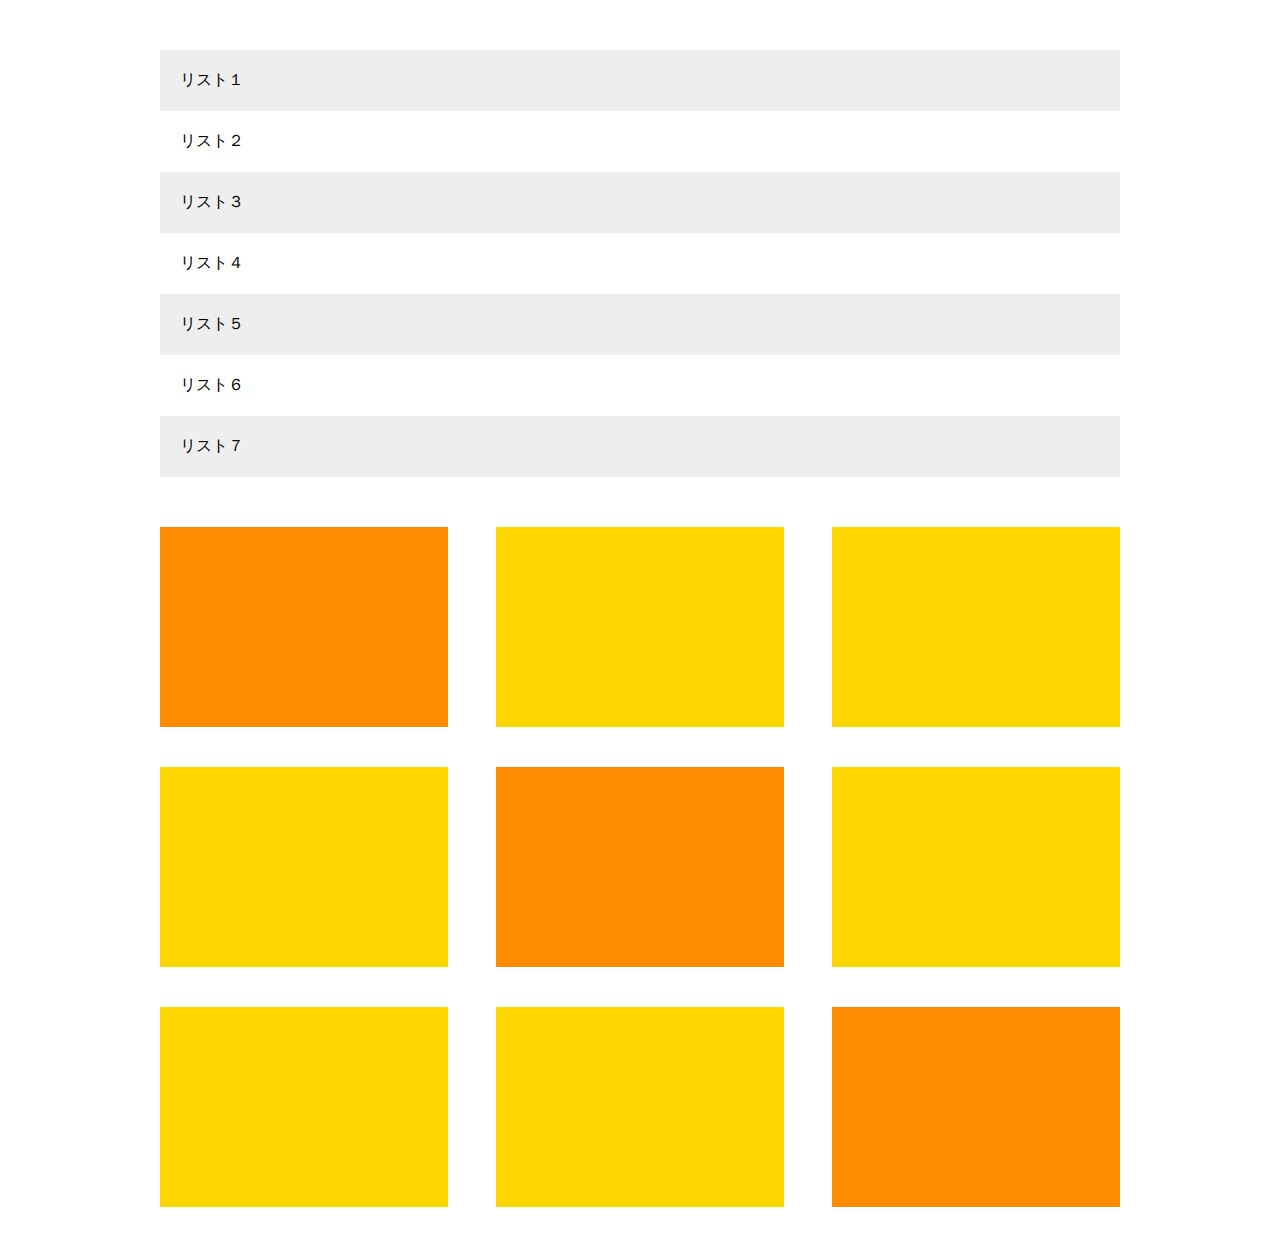
<file: 8章/index.html>
<!DOCTYPE html>
<html lang="ja">

<head>
  <meta charset="UTF-8">
  <meta http-equiv="X-UA-Compatible" content="IE=edge">
  <meta name="viewport" content="width=device-width, initial-scale=1.0">
  <link rel="stylesheet" href="style.css">
  <title>BOXES</title>
</head>

<body>
  <main>
    <ul class="itme-list">
      <li class="itme">リスト１</li>
      <li class="itme">リスト２</li>
      <li class="itme">リスト３</li>
      <li class="itme">リスト４</li>
      <li class="itme">リスト５</li>
      <li class="itme">リスト６</li>
      <li class="itme">リスト７</li>
    </ul>

    <div class="box-list">
      <div class="box"></div>
      <div class="box"></div>
      <div class="box"></div>
      <div class="box"></div>
      <div class="box"></div>
      <div class="box"></div>
      <div class="box"></div>
      <div class="box"></div>
      <div class="box"></div>
    </div>
  </main>
</body>

</html>
</file>
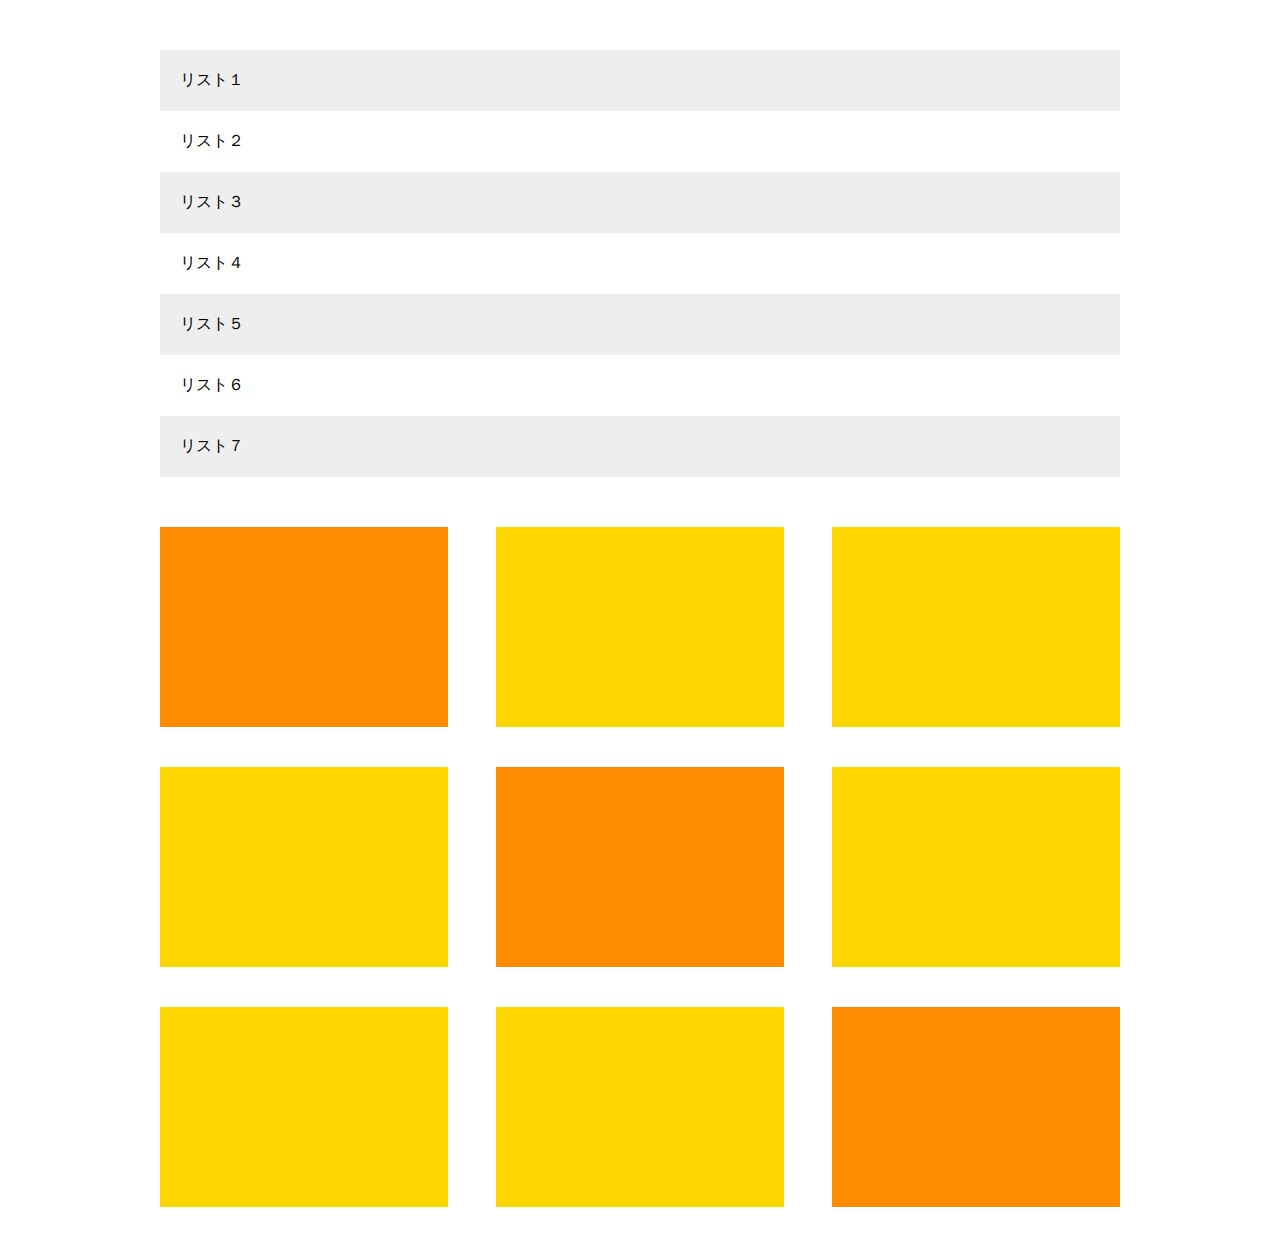
<file: chapter8/index.html>
<!DOCTYPE html>
<html lang="ja">
<head>
  <meta charset="UTF-8">
  <meta http-equiv="X-UA-Compatible" content="IE=edge">
  <meta name="viewport" content="width=device-width, initial-scale=1.0">
  <link rel="stylesheet" href="style.css">
  <title>BOXES</title>
</head>
<body>
  <main>
    <ul class="itme-list">
        <li class="itme">リスト１</li>
        <li class="itme">リスト２</li>
        <li class="itme">リスト３</li>
        <li class="itme">リスト４</li>
        <li class="itme">リスト５</li>
        <li class="itme">リスト６</li>
        <li class="itme">リスト７</li>
    </ul>  
    
    
    <div class="box-list">
      <div class="box"></div>
      <div class="box"></div>
      <div class="box"></div>
      <div class="box"></div>
      <div class="box"></div>
      <div class="box"></div>
      <div class="box"></div>
      <div class="box"></div>
      <div class="box"></div>
    </div>
  </main>
</body>
</html>
</file>
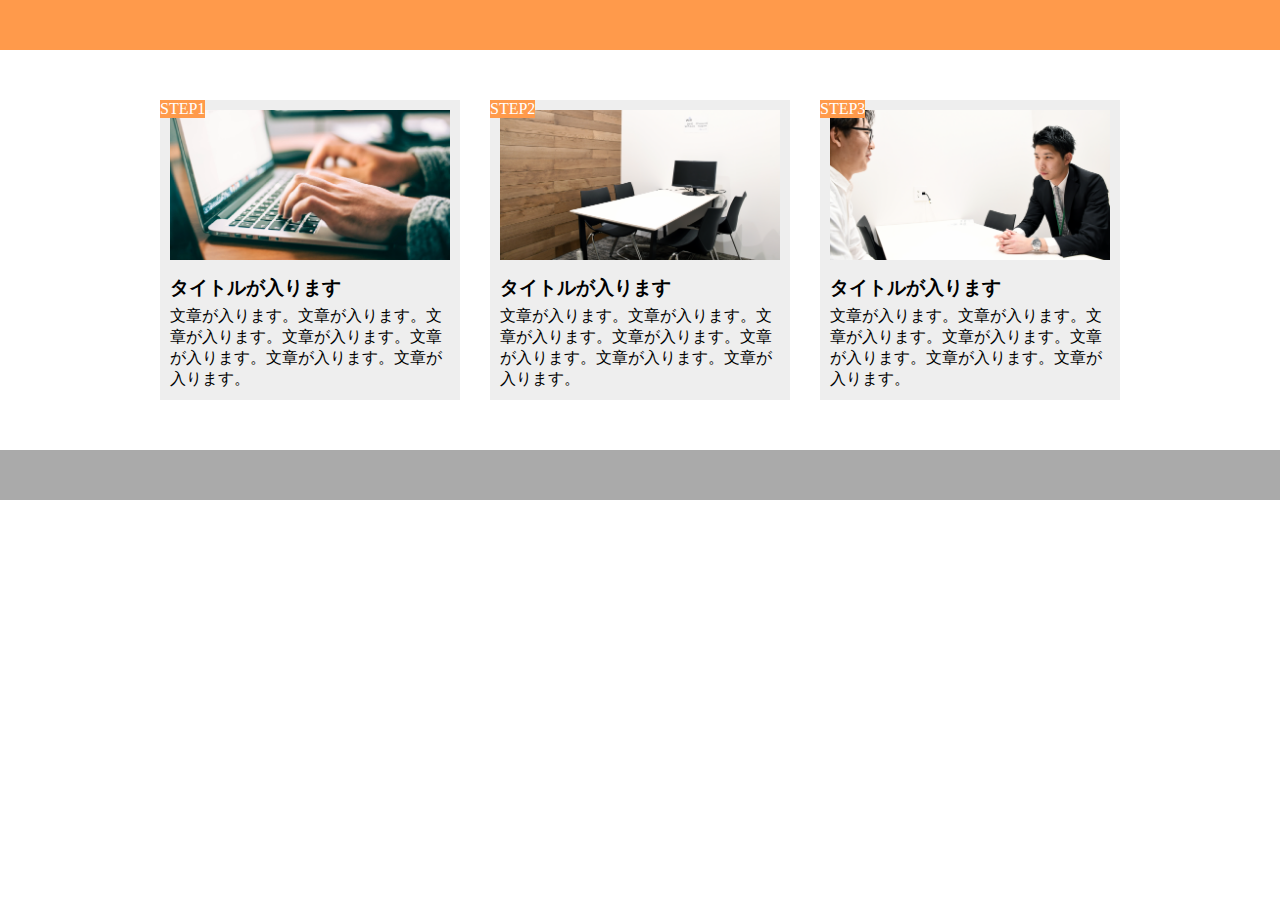
<file: ９章/index.html>
<!DOCTYPE html>
<html lang="ja">
<head>
  <meta charset="UTF-8">
  <meta http-equiv="X-UA-Compatible" content="IE=edge">
  <meta name="viewport" content="width=device-width, initial-scale=1.0">
  <link rel="stylesheet" href="style.css">
  <title>9章演習問題</title>
</head>
<body>
  <header></header>

  <main>
    <div class="step-box">
      <div class="step-img1"></div>
      <span class="step-num">STEP1</span>
      <h3 class="title">タイトルが入ります</h3>
      <p class="text">文章が入ります。文章が入ります。文章が入ります。文章が入ります。文章が入ります。文章が入ります。文章が入ります。</p>
    </div>
    
    <div class="step-box">
      <div class="step-img2"></div>
      <span class="step-num">STEP2</span>
      <h3 class="title">タイトルが入ります</h3>
      <p class="text">文章が入ります。文章が入ります。文章が入ります。文章が入ります。文章が入ります。文章が入ります。文章が入ります。</p>
    </div>

    <div class="step-box">
      <div class="step-img3"></div>
      <span class="step-num">STEP3</span>
      <h3 class="title">タイトルが入ります</h3>
      <p class="text">文章が入ります。文章が入ります。文章が入ります。文章が入ります。文章が入ります。文章が入ります。文章が入ります。</p>
    </div>
  </main>

  <footer></footer>
</body>
</html>
</file>
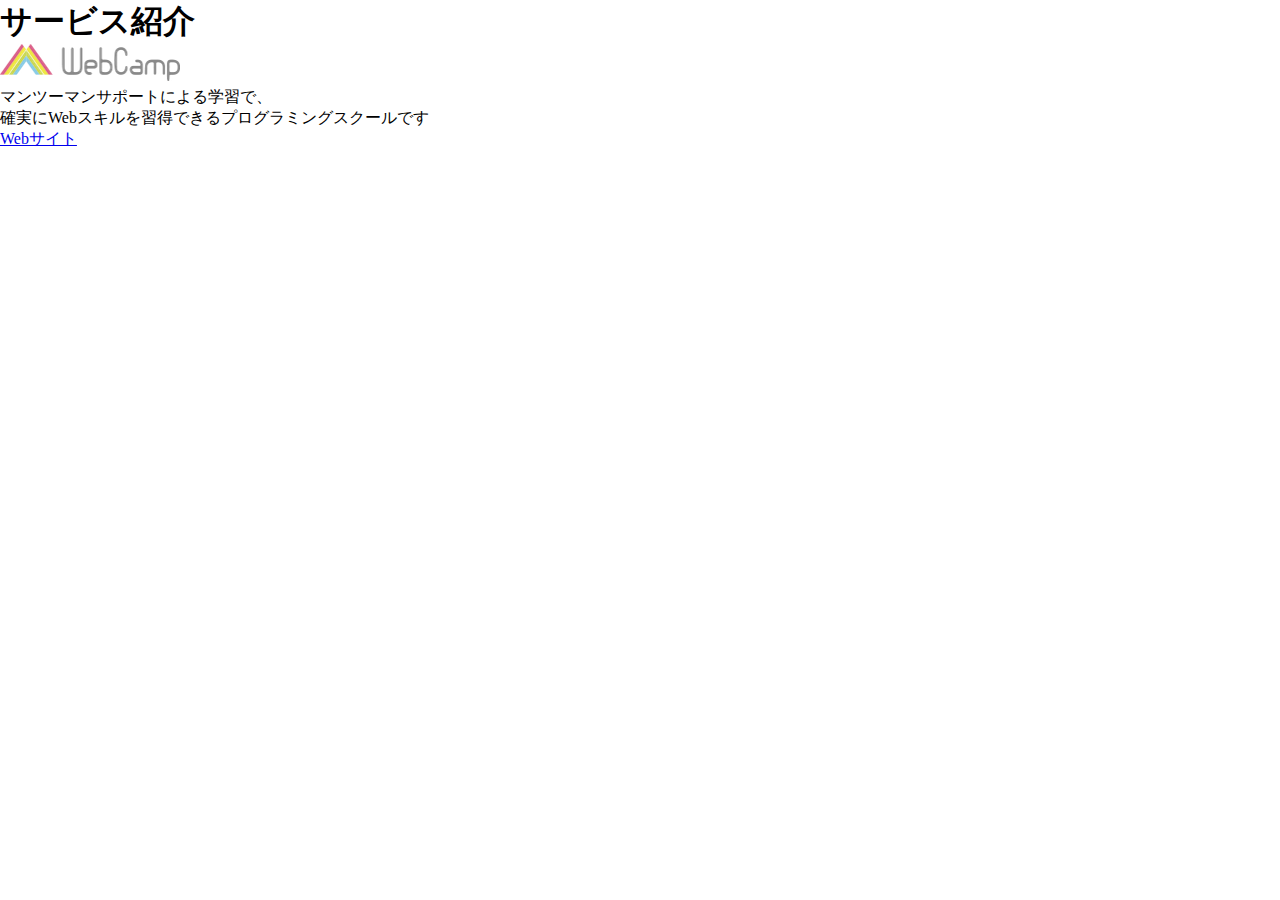
<file: 7章/box.html/box.html>
<!DOCTYPE html>
<html lang="ja">
<head>
  <meta charset="UTF-8">
  <meta http-equiv="X-UA-Compatible" content="IE=edge">
  <meta name="viewport" content="width=device-width, initial-scale=1.0">
  <link rel="stylesheet" href="box.css"/>
  <title>7章演習問題</title>
</head>

<body>
  <section class="main-visual">
    <h1 class="headline">サービス紹介</h1>
  </section>
  
  <main>
    <section class="service1">
      <h2>
        <img src="img/wc-logo.png" alt="ロゴ">
      </h2>
      <p>
        マンツーマンサポートによる学習で、<br>
        確実にWebスキルを習得できるプログラミングスクールです
      </p>
      <a href="https://web-camp.io">Webサイト</a>
    </section>
  </main>

</body>
</html>
</file>
<file: 8章/style.css>
* {
  margin: 0;
  padding: 0;
  box-sizing: border-box;
}

main {
  width: 960px;
  margin: 50px auto;
}

.itme-list {
  margin-bottom: 50px;
}

.itme {
  padding: 20px;
  list-style: none;
}

.itme:nth-child(odd) {
  background-color: #eee;
}

.box-list {
  display: flex;
  flex-wrap: wrap;
}

.box {
  width: 30%;
  height: 200px;
  background-color: #ffd700;
  margin-right: 5%;
  margin-bottom: 40px;
}

.box:first-child,
.box:nth-child(5),
.box:last-child {
 background-color: #ff8c00;
}

.box:nth-child(3n) {
  margin-right: 0;
}

.box:nth-last-child(-n + 3) {
  margin-bottom: 0;
}
</file>
<file: chapter8/style.css>
* {
  margin: 0;
  padding: 0;
  box-sizing: border-box;
}

main {
  width: 960px;
  margin: 50px auto;
}

.itme-list {
  margin-bottom: 50px;
}

.itme {
  padding: 20px;
  list-style: none;
}

.itme:nth-child(odd) {
  background-color: #eee;
}

.box-list {
  display: flex;
  flex-wrap: wrap;
}

.box {
  width: 30%;
  height: 200px;
  background-color: #ffd700;
  margin-right: 5%;
  margin-bottom: 40px;
}

.box:first-child,
.box:nth-child(5),
.box:last-child {
 background-color: #ff8c00;
}

.box:nth-child(3n) {
  margin-right: 0;
}

.box:nth-last-child(-n + 3) {
  margin-bottom: 0;
}
</file>
<file: ９章/style.css>
* {
  padding: 0;
  margin: 0;
  box-sizing: border-box;
}

header {
  height: 50px;
  background-color: #ff9a4b;
}

main {
  display: flex;
  width: 960px;
  margin: 50px auto;
}

.step-box {
  background-color: #eeeeee;
  width: 300px;
  /* height: 150px; */
  margin-right: 30px;
  padding: 10px;
  position: relative;
  /* justify-content: center; */
}

.step-box:last-child {
  margin-right: 0%;
}

/* .h3 {
  display: inline;
  margin-top: 15px;
  margin-bottom: 5px;
} */

.step-img1 {
  height: 150px;
  background-image: url(img/flow01.png);
  background-position: bottom;
  background-size: cover;
}

.step-img2 {
  height: 150px;
  background-image: url(img/flow02.png);
  background-position: bottom;
  background-size: cover;
}

.step-img3 {
  height: 150px;
  background-image: url(img/flow03.png);
  background-position: bottom;
  background-size: cover;
}

.step-num {
  position: absolute;
  top: 0;
  left: 0;
  background-color: #ff9a4b;
  color: #fff;
}

.title {
  margin: 15px 0 5px;
}

footer {
  height: 50px;
  background-color: #aaaaaa;
}

@media screen and (max-width: 768px) {
  .header {
    width: 100%;
  }

  main {
    width: 100%;
    display: block;
  }

  .step-box {
    display: block;
    margin: 10px;
  }

  .footer {
    width: 100%;
  }
}
</file>
<file: 7章/box.html/box.css>
* {
  margin: 0;
  padding: 0;
  box-sizing: border-box;
}

.main-visual {
  
}
</file>
